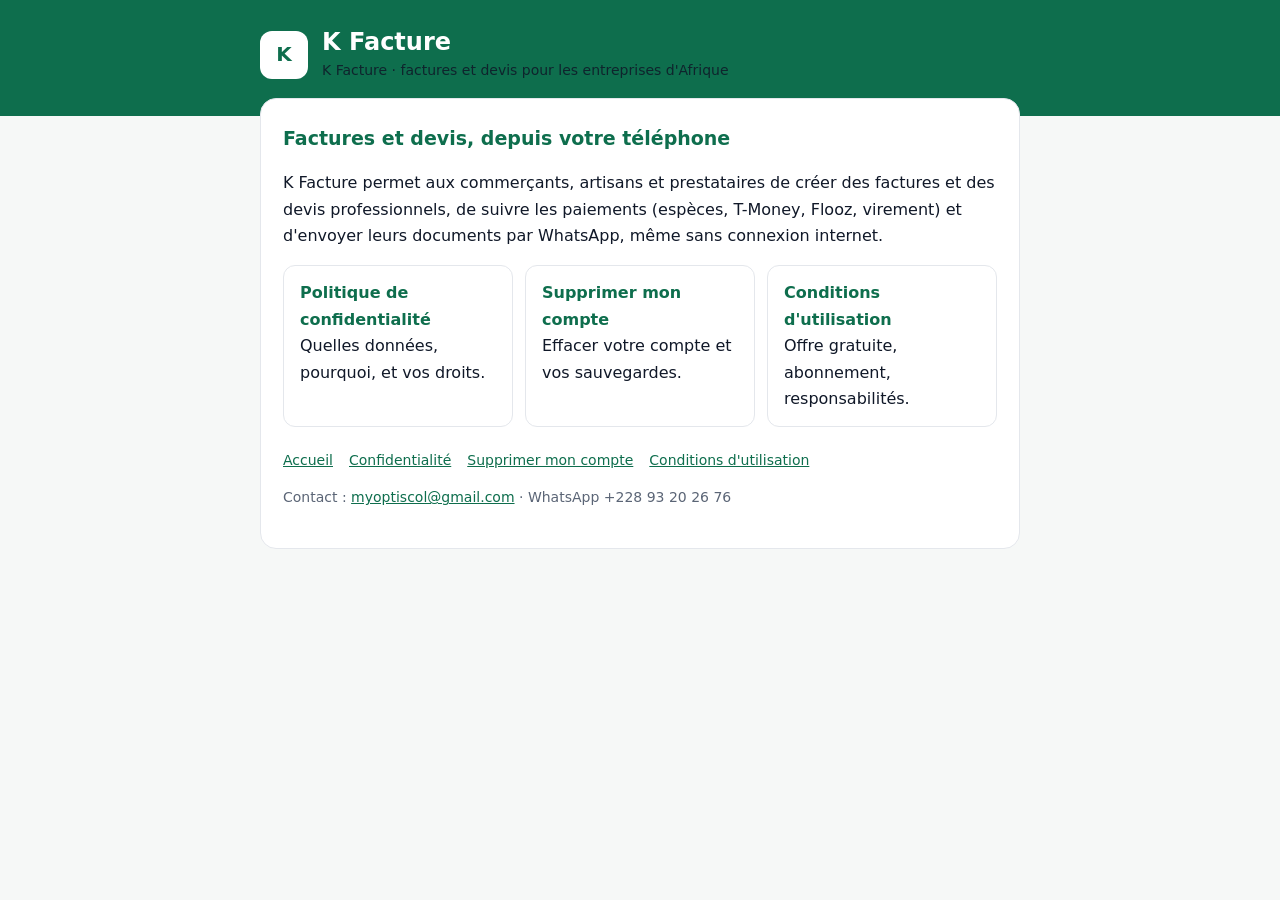
<file: index.html>
<!doctype html>
<html lang="fr">
<head>
<meta charset="utf-8">
<meta name="viewport" content="width=device-width, initial-scale=1">
<title>K Facture</title>
<meta name="description" content="K Facture : créez vos factures et devis depuis votre téléphone.">
<link rel="stylesheet" href="style.css">
</head>
<body>
<header><div class="wrap"><div class="logo">K</div><div><h1>K Facture</h1><p>K Facture · factures et devis pour les entreprises d'Afrique</p></div></div></header>
<main><div class="wrap"><article>
<h2>Factures et devis, depuis votre téléphone</h2>
<p>K Facture permet aux commerçants, artisans et prestataires de créer des factures et des devis professionnels, de suivre les paiements (espèces, T-Money, Flooz, virement) et d'envoyer leurs documents par WhatsApp, même sans connexion internet.</p>
<div class="cards">
<a href="confidentialite.html"><strong>Politique de confidentialité</strong>Quelles données, pourquoi, et vos droits.</a>
<a href="suppression-compte.html"><strong>Supprimer mon compte</strong>Effacer votre compte et vos sauvegardes.</a>
<a href="conditions.html"><strong>Conditions d'utilisation</strong>Offre gratuite, abonnement, responsabilités.</a>
</div>
<nav><a href="index.html">Accueil</a><a href="confidentialite.html">Confidentialité</a><a href="suppression-compte.html">Supprimer mon compte</a><a href="conditions.html">Conditions d'utilisation</a></nav>
<p class="muted">Contact : <a href="mailto:myoptiscol@gmail.com">myoptiscol@gmail.com</a> · WhatsApp +228 93 20 26 76</p>
</article></div></main>
</body>
</html>
</file>
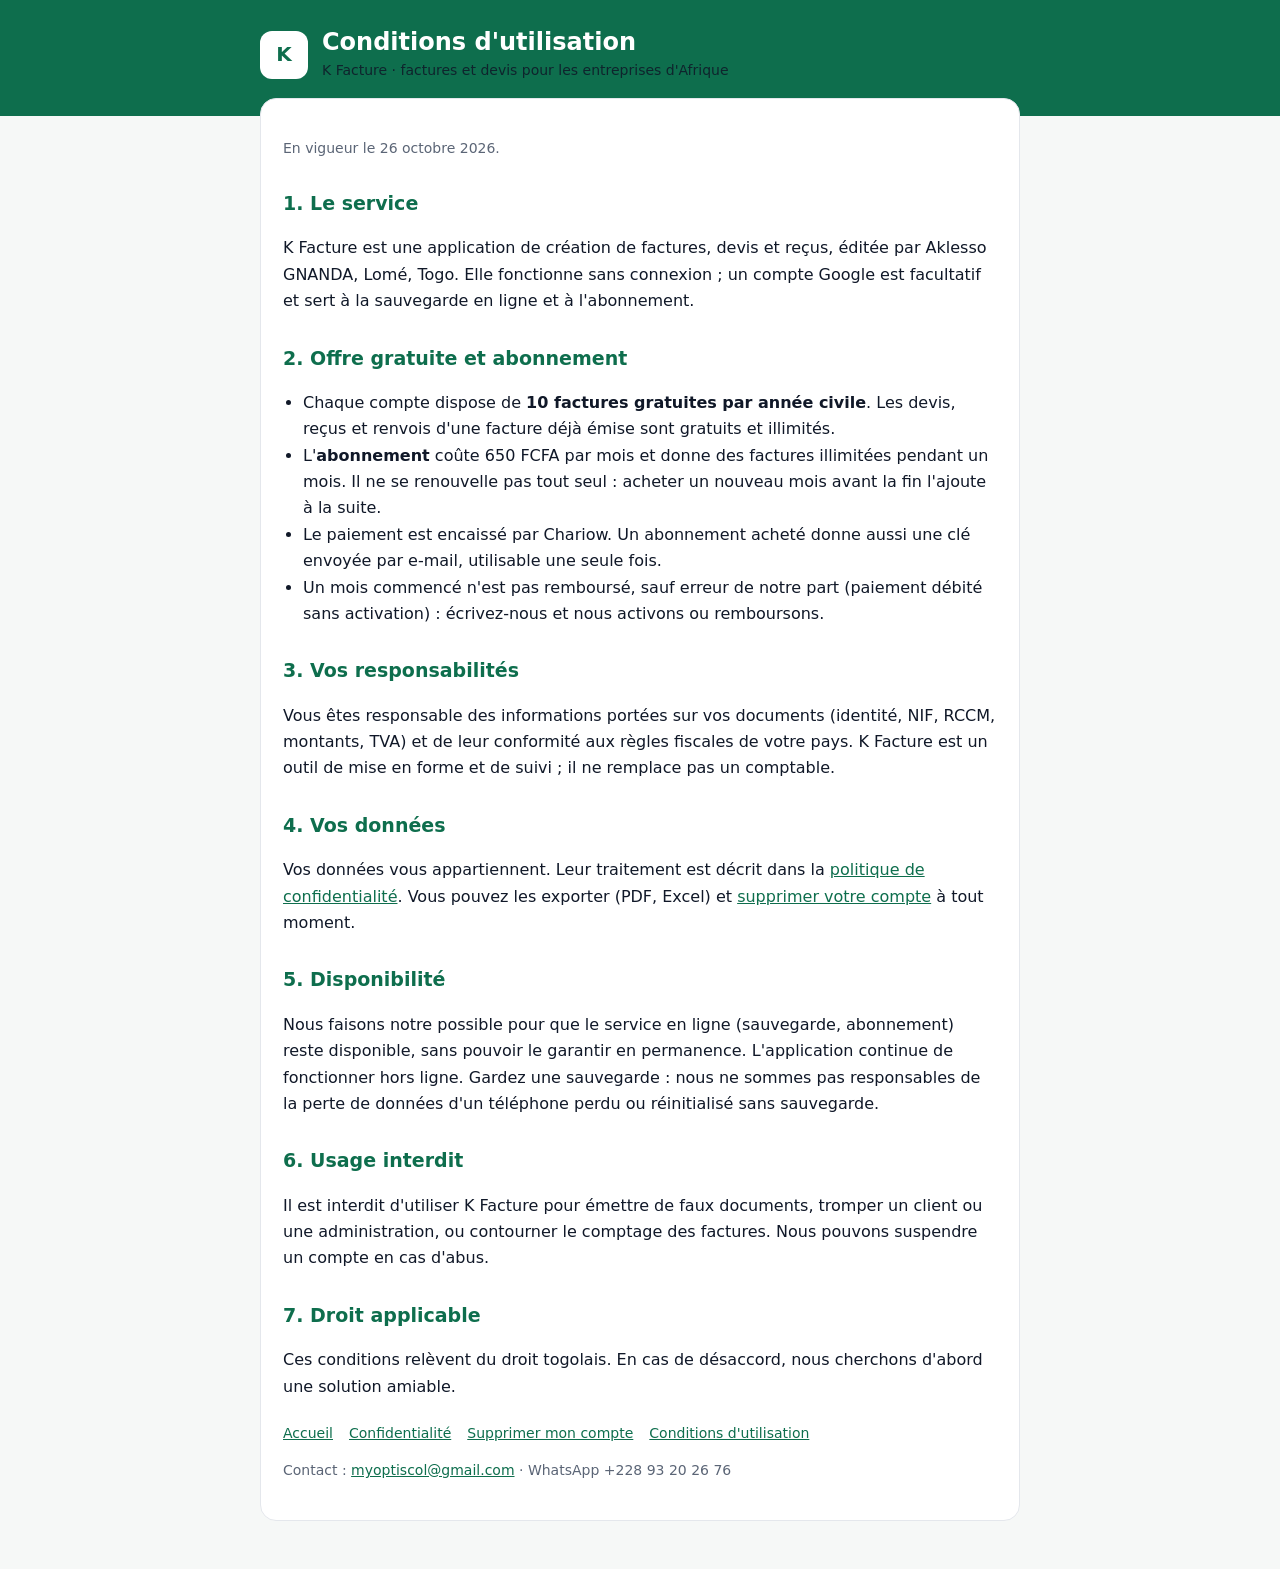
<file: conditions.html>
<!doctype html>
<html lang="fr">
<head>
<meta charset="utf-8">
<meta name="viewport" content="width=device-width, initial-scale=1">
<title>Conditions d'utilisation · K Facture</title>
<meta name="description" content="Conditions d'utilisation de l'application K Facture.">
<link rel="stylesheet" href="style.css">
</head>
<body>
<header><div class="wrap"><div class="logo">K</div><div><h1>Conditions d'utilisation</h1><p>K Facture · factures et devis pour les entreprises d'Afrique</p></div></div></header>
<main><div class="wrap"><article>
<p class="muted">En vigueur le 26 octobre 2026.</p>

<h2>1. Le service</h2>
<p>K Facture est une application de création de factures, devis et reçus, éditée par Aklesso GNANDA, Lomé, Togo. Elle fonctionne sans connexion ; un compte Google est facultatif et sert à la sauvegarde en ligne et à l'abonnement.</p>

<h2>2. Offre gratuite et abonnement</h2>
<ul>
<li>Chaque compte dispose de <strong>10 factures gratuites par année civile</strong>. Les devis, reçus et renvois d'une facture déjà émise sont gratuits et illimités.</li>
<li>L'<strong>abonnement</strong> coûte 650 FCFA par mois et donne des factures illimitées pendant un mois. Il ne se renouvelle pas tout seul : acheter un nouveau mois avant la fin l'ajoute à la suite.</li>
<li>Le paiement est encaissé par Chariow. Un abonnement acheté donne aussi une clé envoyée par e-mail, utilisable une seule fois.</li>
<li>Un mois commencé n'est pas remboursé, sauf erreur de notre part (paiement débité sans activation) : écrivez-nous et nous activons ou remboursons.</li>
</ul>

<h2>3. Vos responsabilités</h2>
<p>Vous êtes responsable des informations portées sur vos documents (identité, NIF, RCCM, montants, TVA) et de leur conformité aux règles fiscales de votre pays. K Facture est un outil de mise en forme et de suivi ; il ne remplace pas un comptable.</p>

<h2>4. Vos données</h2>
<p>Vos données vous appartiennent. Leur traitement est décrit dans la <a href="confidentialite.html">politique de confidentialité</a>. Vous pouvez les exporter (PDF, Excel) et <a href="suppression-compte.html">supprimer votre compte</a> à tout moment.</p>

<h2>5. Disponibilité</h2>
<p>Nous faisons notre possible pour que le service en ligne (sauvegarde, abonnement) reste disponible, sans pouvoir le garantir en permanence. L'application continue de fonctionner hors ligne. Gardez une sauvegarde : nous ne sommes pas responsables de la perte de données d'un téléphone perdu ou réinitialisé sans sauvegarde.</p>

<h2>6. Usage interdit</h2>
<p>Il est interdit d'utiliser K Facture pour émettre de faux documents, tromper un client ou une administration, ou contourner le comptage des factures. Nous pouvons suspendre un compte en cas d'abus.</p>

<h2>7. Droit applicable</h2>
<p>Ces conditions relèvent du droit togolais. En cas de désaccord, nous cherchons d'abord une solution amiable.</p>
<nav><a href="index.html">Accueil</a><a href="confidentialite.html">Confidentialité</a><a href="suppression-compte.html">Supprimer mon compte</a><a href="conditions.html">Conditions d'utilisation</a></nav>
<p class="muted">Contact : <a href="mailto:myoptiscol@gmail.com">myoptiscol@gmail.com</a> · WhatsApp +228 93 20 26 76</p>
</article></div></main>
</body>
</html>
</file>
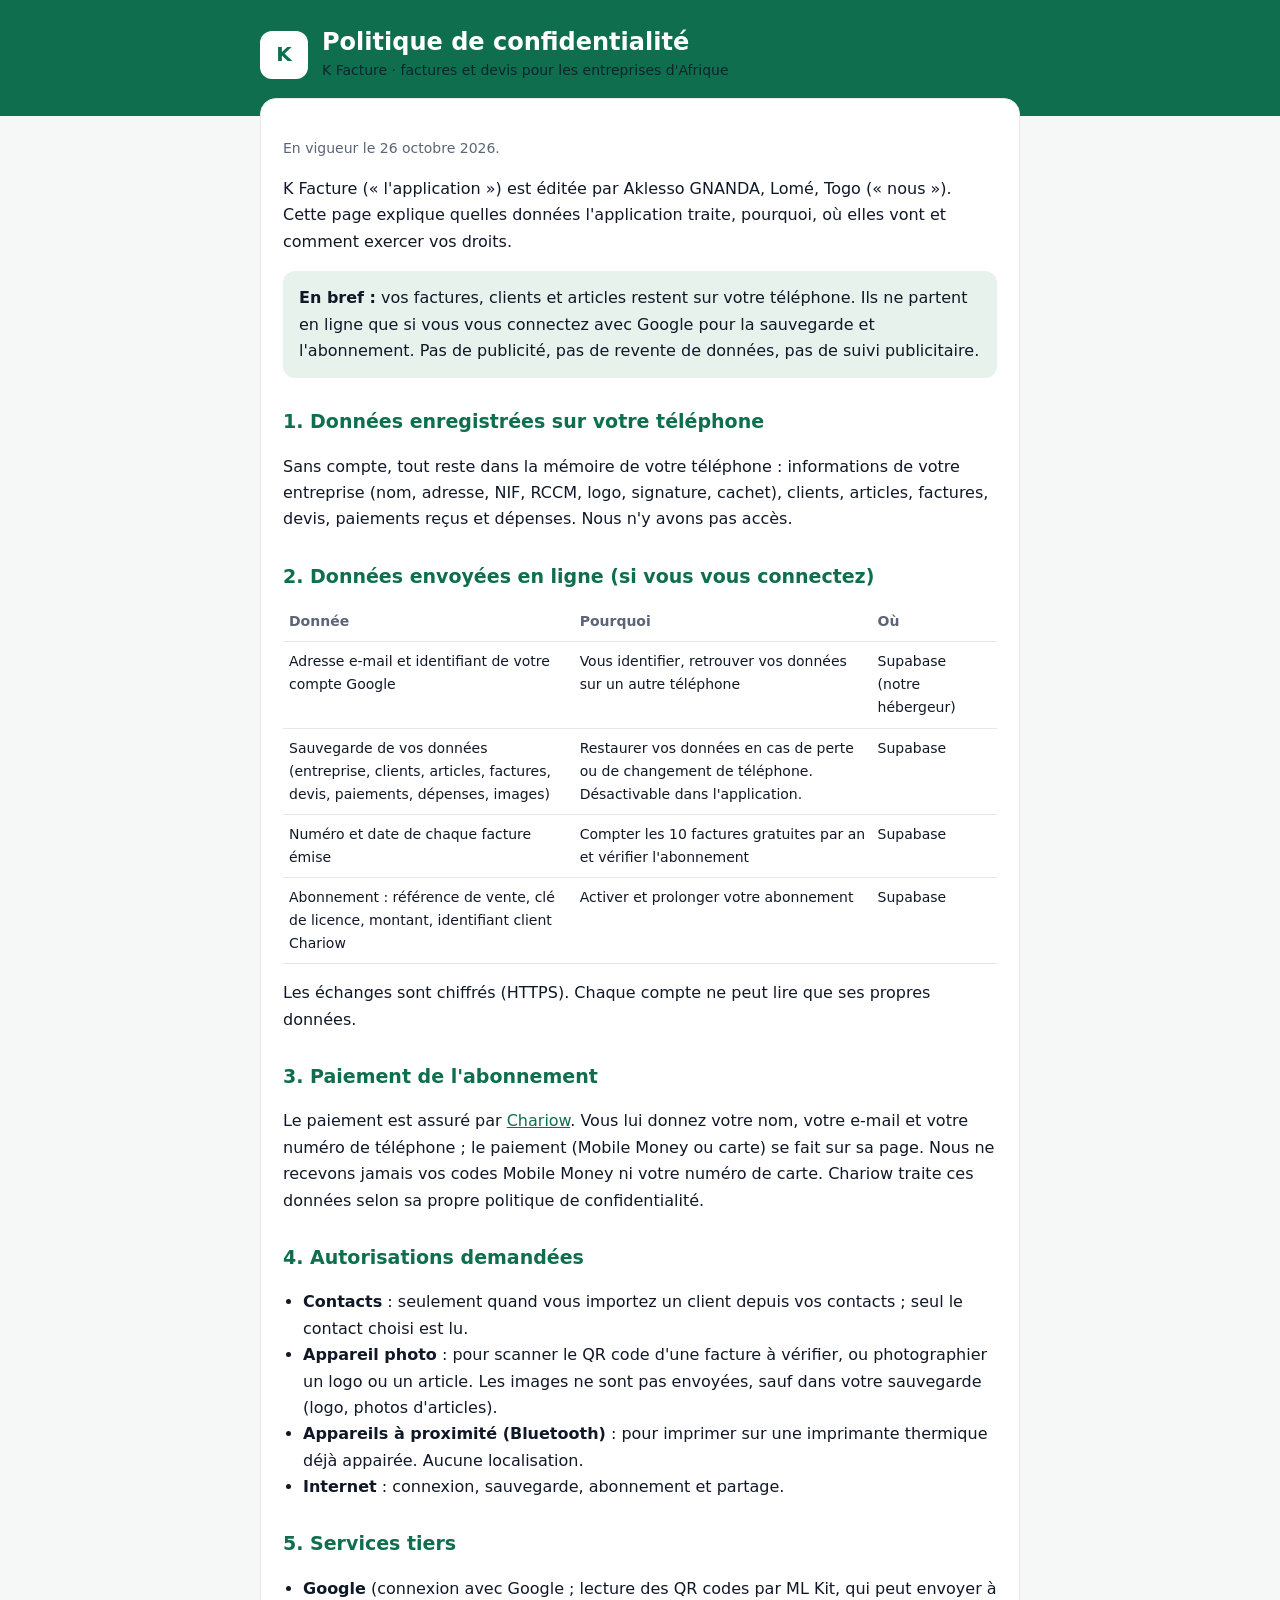
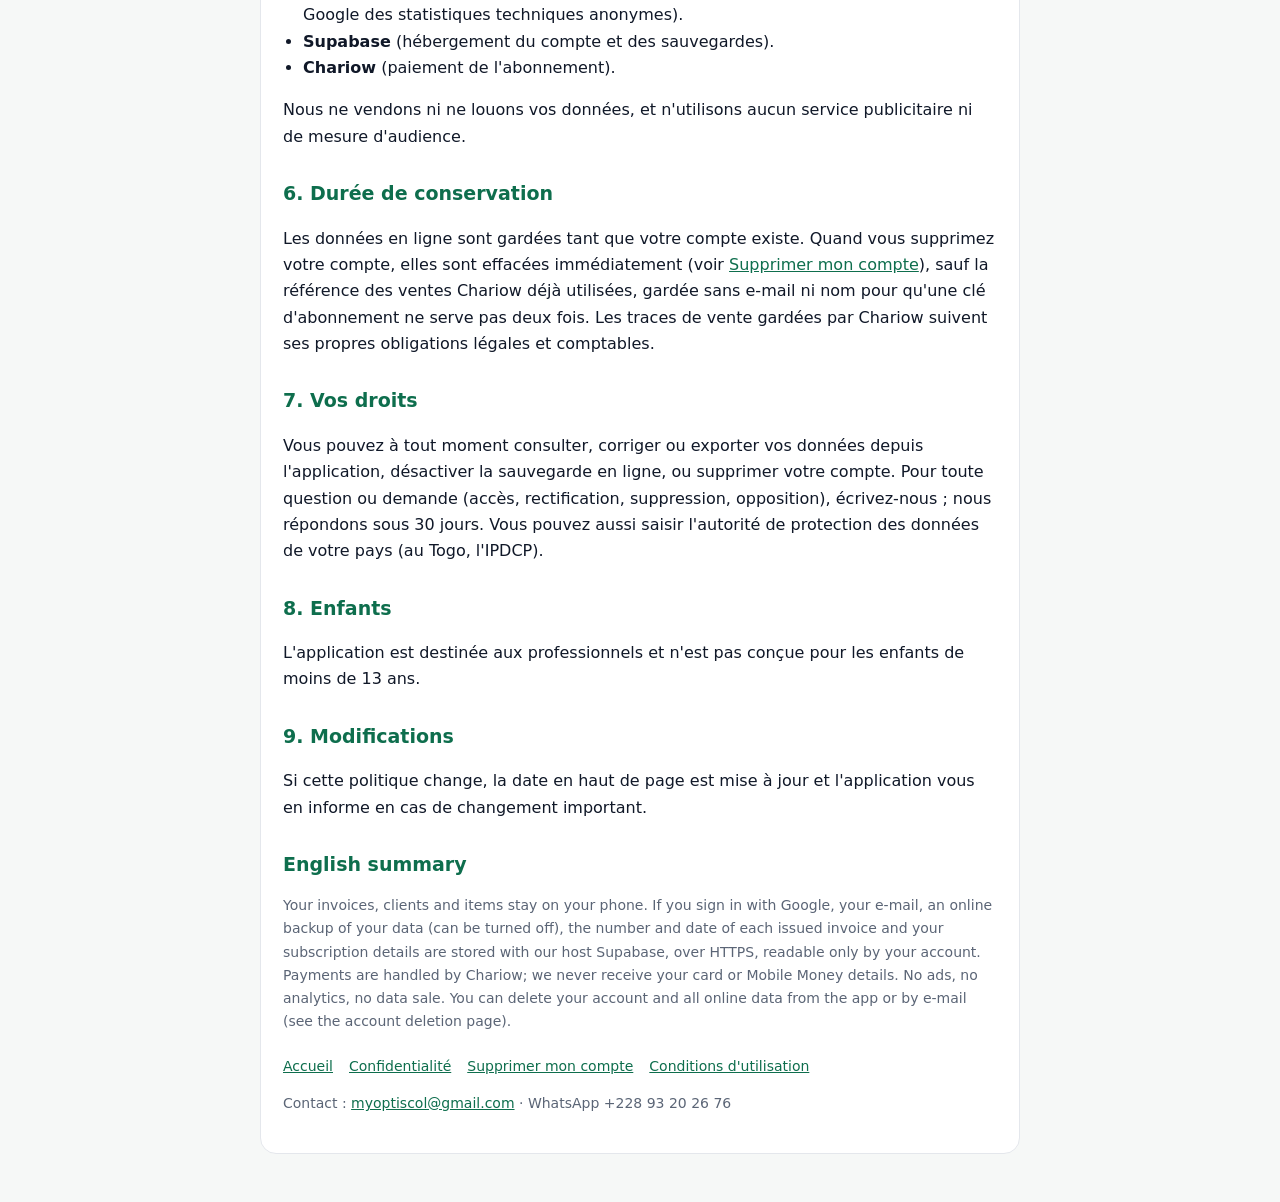
<file: confidentialite.html>
<!doctype html>
<html lang="fr">
<head>
<meta charset="utf-8">
<meta name="viewport" content="width=device-width, initial-scale=1">
<title>Confidentialité · K Facture</title>
<meta name="description" content="Politique de confidentialité de l'application K Facture.">
<link rel="stylesheet" href="style.css">
</head>
<body>
<header><div class="wrap"><div class="logo">K</div><div><h1>Politique de confidentialité</h1><p>K Facture · factures et devis pour les entreprises d'Afrique</p></div></div></header>
<main><div class="wrap"><article>
<p class="muted">En vigueur le 26 octobre 2026.</p>
<p>K Facture (« l'application ») est éditée par Aklesso GNANDA, Lomé, Togo (« nous »). Cette page explique quelles données l'application traite, pourquoi, où elles vont et comment exercer vos droits.</p>

<div class="box"><strong>En bref :</strong> vos factures, clients et articles restent sur votre téléphone. Ils ne partent en ligne que si vous vous connectez avec Google pour la sauvegarde et l'abonnement. Pas de publicité, pas de revente de données, pas de suivi publicitaire.</div>

<h2>1. Données enregistrées sur votre téléphone</h2>
<p>Sans compte, tout reste dans la mémoire de votre téléphone : informations de votre entreprise (nom, adresse, NIF, RCCM, logo, signature, cachet), clients, articles, factures, devis, paiements reçus et dépenses. Nous n'y avons pas accès.</p>

<h2>2. Données envoyées en ligne (si vous vous connectez)</h2>
<table>
<tr><th>Donnée</th><th>Pourquoi</th><th>Où</th></tr>
<tr><td>Adresse e-mail et identifiant de votre compte Google</td><td>Vous identifier, retrouver vos données sur un autre téléphone</td><td>Supabase (notre hébergeur)</td></tr>
<tr><td>Sauvegarde de vos données (entreprise, clients, articles, factures, devis, paiements, dépenses, images)</td><td>Restaurer vos données en cas de perte ou de changement de téléphone. Désactivable dans l'application.</td><td>Supabase</td></tr>
<tr><td>Numéro et date de chaque facture émise</td><td>Compter les 10 factures gratuites par an et vérifier l'abonnement</td><td>Supabase</td></tr>
<tr><td>Abonnement : référence de vente, clé de licence, montant, identifiant client Chariow</td><td>Activer et prolonger votre abonnement</td><td>Supabase</td></tr>
</table>
<p>Les échanges sont chiffrés (HTTPS). Chaque compte ne peut lire que ses propres données.</p>

<h2>3. Paiement de l'abonnement</h2>
<p>Le paiement est assuré par <a href="https://chariow.com">Chariow</a>. Vous lui donnez votre nom, votre e-mail et votre numéro de téléphone ; le paiement (Mobile Money ou carte) se fait sur sa page. Nous ne recevons jamais vos codes Mobile Money ni votre numéro de carte. Chariow traite ces données selon sa propre politique de confidentialité.</p>

<h2>4. Autorisations demandées</h2>
<ul>
<li><strong>Contacts</strong> : seulement quand vous importez un client depuis vos contacts ; seul le contact choisi est lu.</li>
<li><strong>Appareil photo</strong> : pour scanner le QR code d'une facture à vérifier, ou photographier un logo ou un article. Les images ne sont pas envoyées, sauf dans votre sauvegarde (logo, photos d'articles).</li>
<li><strong>Appareils à proximité (Bluetooth)</strong> : pour imprimer sur une imprimante thermique déjà appairée. Aucune localisation.</li>
<li><strong>Internet</strong> : connexion, sauvegarde, abonnement et partage.</li>
</ul>

<h2>5. Services tiers</h2>
<ul>
<li><strong>Google</strong> (connexion avec Google ; lecture des QR codes par ML Kit, qui peut envoyer à Google des statistiques techniques anonymes).</li>
<li><strong>Supabase</strong> (hébergement du compte et des sauvegardes).</li>
<li><strong>Chariow</strong> (paiement de l'abonnement).</li>
</ul>
<p>Nous ne vendons ni ne louons vos données, et n'utilisons aucun service publicitaire ni de mesure d'audience.</p>

<h2>6. Durée de conservation</h2>
<p>Les données en ligne sont gardées tant que votre compte existe. Quand vous supprimez votre compte, elles sont effacées immédiatement (voir <a href="suppression-compte.html">Supprimer mon compte</a>), sauf la référence des ventes Chariow déjà utilisées, gardée sans e-mail ni nom pour qu'une clé d'abonnement ne serve pas deux fois. Les traces de vente gardées par Chariow suivent ses propres obligations légales et comptables.</p>

<h2>7. Vos droits</h2>
<p>Vous pouvez à tout moment consulter, corriger ou exporter vos données depuis l'application, désactiver la sauvegarde en ligne, ou supprimer votre compte. Pour toute question ou demande (accès, rectification, suppression, opposition), écrivez-nous ; nous répondons sous 30 jours. Vous pouvez aussi saisir l'autorité de protection des données de votre pays (au Togo, l'IPDCP).</p>

<h2>8. Enfants</h2>
<p>L'application est destinée aux professionnels et n'est pas conçue pour les enfants de moins de 13 ans.</p>

<h2>9. Modifications</h2>
<p>Si cette politique change, la date en haut de page est mise à jour et l'application vous en informe en cas de changement important.</p>

<h2>English summary</h2>
<p class="muted">Your invoices, clients and items stay on your phone. If you sign in with Google, your e-mail, an online backup of your data (can be turned off), the number and date of each issued invoice and your subscription details are stored with our host Supabase, over HTTPS, readable only by your account. Payments are handled by Chariow; we never receive your card or Mobile Money details. No ads, no analytics, no data sale. You can delete your account and all online data from the app or by e-mail (see the account deletion page).</p>
<nav><a href="index.html">Accueil</a><a href="confidentialite.html">Confidentialité</a><a href="suppression-compte.html">Supprimer mon compte</a><a href="conditions.html">Conditions d'utilisation</a></nav>
<p class="muted">Contact : <a href="mailto:myoptiscol@gmail.com">myoptiscol@gmail.com</a> · WhatsApp +228 93 20 26 76</p>
</article></div></main>
</body>
</html>
</file>
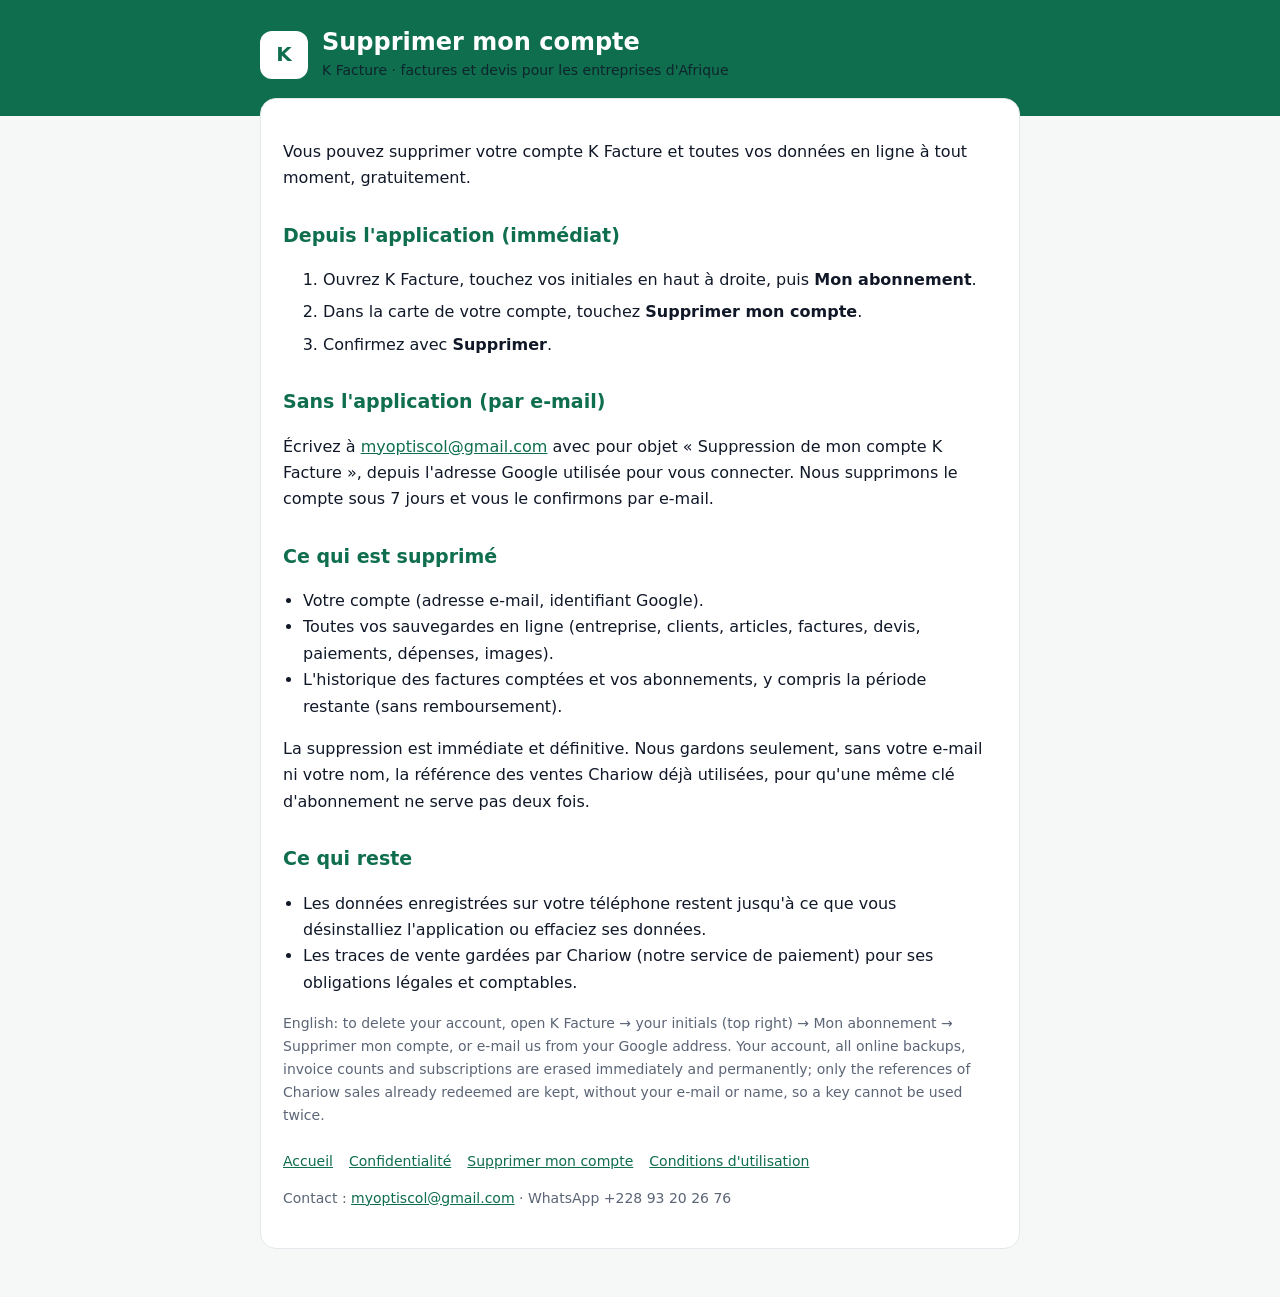
<file: suppression-compte.html>
<!doctype html>
<html lang="fr">
<head>
<meta charset="utf-8">
<meta name="viewport" content="width=device-width, initial-scale=1">
<title>Supprimer mon compte · K Facture</title>
<meta name="description" content="Comment supprimer votre compte K Facture et vos données en ligne.">
<link rel="stylesheet" href="style.css">
</head>
<body>
<header><div class="wrap"><div class="logo">K</div><div><h1>Supprimer mon compte</h1><p>K Facture · factures et devis pour les entreprises d'Afrique</p></div></div></header>
<main><div class="wrap"><article>
<p>Vous pouvez supprimer votre compte K Facture et toutes vos données en ligne à tout moment, gratuitement.</p>

<h2>Depuis l'application (immédiat)</h2>
<ol class="steps">
<li>Ouvrez K Facture, touchez vos initiales en haut à droite, puis <strong>Mon abonnement</strong>.</li>
<li>Dans la carte de votre compte, touchez <strong>Supprimer mon compte</strong>.</li>
<li>Confirmez avec <strong>Supprimer</strong>.</li>
</ol>

<h2>Sans l'application (par e-mail)</h2>
<p>Écrivez à <a href="mailto:myoptiscol@gmail.com?subject=Suppression%20de%20mon%20compte%20K%20Facture">myoptiscol@gmail.com</a> avec pour objet « Suppression de mon compte K Facture », depuis l'adresse Google utilisée pour vous connecter. Nous supprimons le compte sous 7 jours et vous le confirmons par e-mail.</p>

<h2>Ce qui est supprimé</h2>
<ul>
<li>Votre compte (adresse e-mail, identifiant Google).</li>
<li>Toutes vos sauvegardes en ligne (entreprise, clients, articles, factures, devis, paiements, dépenses, images).</li>
<li>L'historique des factures comptées et vos abonnements, y compris la période restante (sans remboursement).</li>
</ul>
<p>La suppression est immédiate et définitive. Nous gardons seulement, sans votre e-mail ni votre nom, la référence des ventes Chariow déjà utilisées, pour qu'une même clé d'abonnement ne serve pas deux fois.</p>

<h2>Ce qui reste</h2>
<ul>
<li>Les données enregistrées sur votre téléphone restent jusqu'à ce que vous désinstalliez l'application ou effaciez ses données.</li>
<li>Les traces de vente gardées par Chariow (notre service de paiement) pour ses obligations légales et comptables.</li>
</ul>

<p class="muted">English: to delete your account, open K Facture → your initials (top right) → Mon abonnement → Supprimer mon compte, or e-mail us from your Google address. Your account, all online backups, invoice counts and subscriptions are erased immediately and permanently; only the references of Chariow sales already redeemed are kept, without your e-mail or name, so a key cannot be used twice.</p>
<nav><a href="index.html">Accueil</a><a href="confidentialite.html">Confidentialité</a><a href="suppression-compte.html">Supprimer mon compte</a><a href="conditions.html">Conditions d'utilisation</a></nav>
<p class="muted">Contact : <a href="mailto:myoptiscol@gmail.com">myoptiscol@gmail.com</a> · WhatsApp +228 93 20 26 76</p>
</article></div></main>
</body>
</html>
</file>
<file: style.css>
:root{--green:#0E6E4D;--green-soft:#E7F2EC;--ink:#101828;--muted:#5B6576;--line:#E4E7EC;--paper:#FFFFFF;--bg:#F6F8F7}
@media (prefers-color-scheme:dark){:root{--green:#5FC79B;--green-soft:#163329;--ink:#E8ECEA;--muted:#A3ADB0;--line:#2A3532;--paper:#151C1A;--bg:#0E1412}}
*{box-sizing:border-box}
body{margin:0;background:var(--bg);color:var(--ink);font:16px/1.65 system-ui,-apple-system,"Segoe UI",Roboto,sans-serif}
header{background:var(--green);color:#fff;padding:28px 16px 34px}
header .wrap{display:flex;gap:14px;align-items:center}
.logo{width:48px;height:48px;border-radius:12px;background:#fff;color:#0E6E4D;display:grid;place-items:center;font-weight:800;font-size:20px;flex:none}
header h1{margin:0;font-size:24px;line-height:1.2}
header p{margin:2px 0 0;opacity:.85;font-size:14px}
.wrap{max-width:760px;margin:0 auto}
main{padding:0 16px 48px}
article{background:var(--paper);border:1px solid var(--line);border-radius:16px;padding:24px 22px;margin-top:-18px}
h2{font-size:19px;margin:28px 0 8px;color:var(--green)}
h2:first-child{margin-top:0}
h3{font-size:16px;margin:18px 0 4px}
p,li{color:var(--ink)}
ul{padding-left:20px}
.muted{color:var(--muted);font-size:14px}
.box{background:var(--green-soft);border-radius:12px;padding:14px 16px;margin:14px 0}
table{width:100%;border-collapse:collapse;font-size:14px;margin:10px 0}
th,td{text-align:left;padding:8px 6px;border-bottom:1px solid var(--line);vertical-align:top}
th{color:var(--muted);font-weight:600}
a{color:var(--green)}
nav{display:flex;flex-wrap:wrap;gap:8px 16px;margin-top:22px;font-size:14px}
ol.steps li{margin:6px 0}
.cards{display:grid;gap:12px;grid-template-columns:repeat(auto-fit,minmax(200px,1fr));margin-top:10px}
.cards a{display:block;border:1px solid var(--line);border-radius:12px;padding:14px 16px;text-decoration:none;color:var(--ink)}
.cards a strong{display:block;color:var(--green)}
</file>
